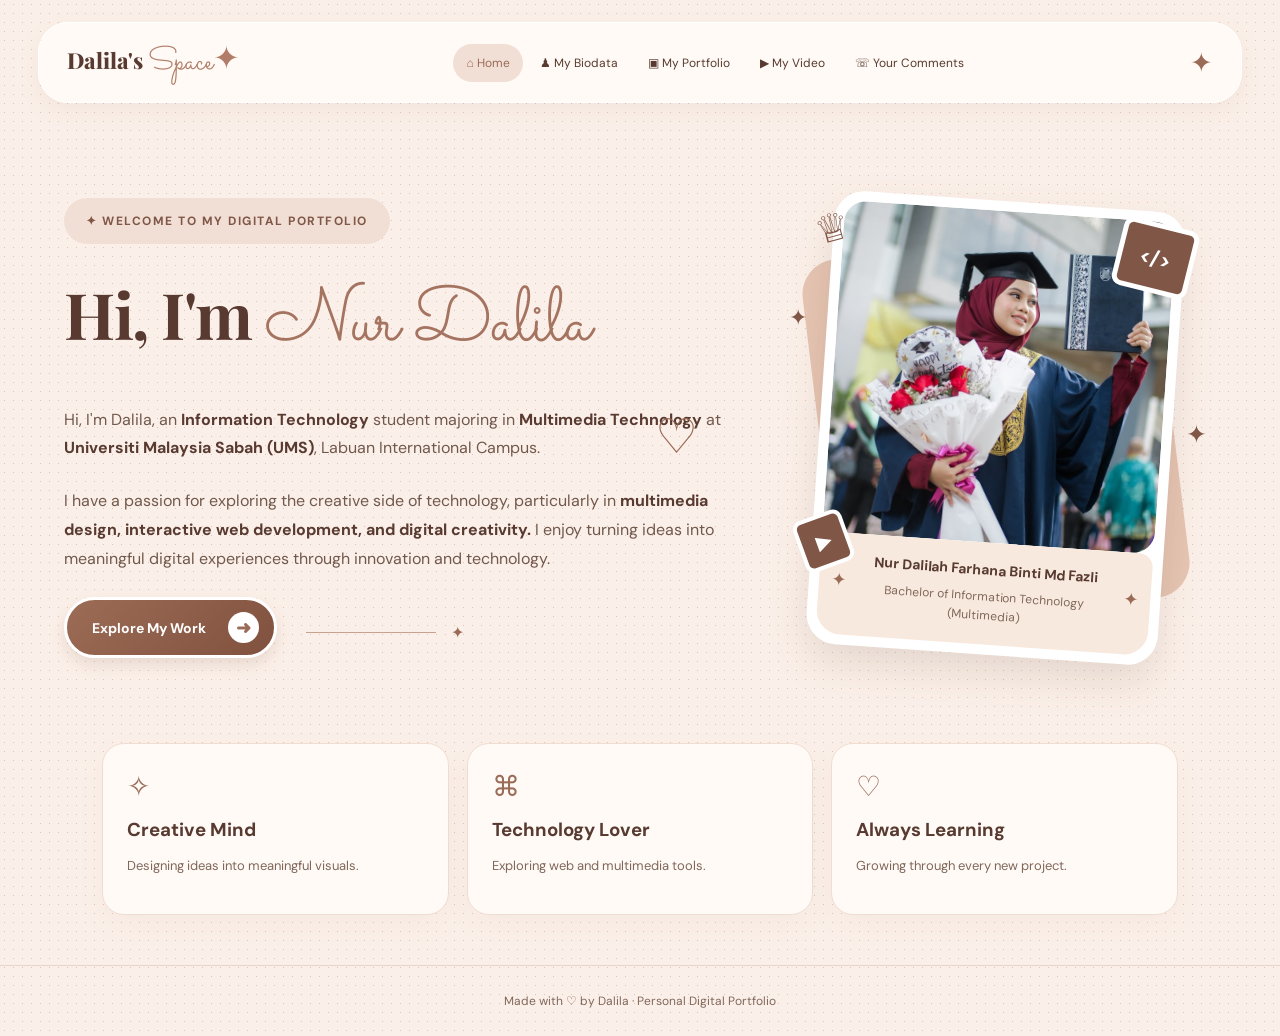
<file: index.html>
<!DOCTYPE html>
<html lang="en">
<head>
  <meta charset="UTF-8">
  <meta name="viewport" content="width=device-width, initial-scale=1.0">

  <title>Home | Dalila's Space</title>

  <link rel="stylesheet" href="style.css">
  <script src="script.js" defer></script>
</head>

<body>

  <header class="navbar">

    <a href="index.html" class="brand">
      Dalila's <span>Space✦</span>
    </a>

    <button class="menu-toggle"
            aria-label="Toggle navigation"
            aria-expanded="false">
      ☰
    </button>

    <nav class="nav-links">
      <a href="index.html" class="active">⌂ Home</a>
      <a href="biodata.html">♟ My Biodata</a>
      <a href="portfolio.html">▣ My Portfolio</a>
      <a href="video.html">▶ My Video</a>
      <a href="comments.html">☏ Your Comments</a>
    </nav>

    <span class="nav-star">✦</span>

  </header>

  <main class="hero">

    <section class="hero-text">

      <div class="eyebrow">
        ✦ WELCOME TO MY DIGITAL PORTFOLIO
      </div>

      <h1>
        Hi, I'm <em>Nur Dalila</em><br>
      </h1>

      <p>
        Hi, I'm Dalila, an
        <strong>Information Technology</strong>
        student majoring in
        <strong>Multimedia Technology</strong>
        at
        <strong>Universiti Malaysia Sabah (UMS)</strong>,
        Labuan International Campus.
      </p>

      <p>
        I have a passion for exploring the creative
        side of technology, particularly in
        <strong>multimedia design, interactive web
        development, and digital creativity.</strong>

        I enjoy turning ideas into meaningful
        digital experiences through innovation
        and technology.
      </p>

      <a href="portfolio.html" class="primary-button">
        Explore My Work
        <span>➜</span>
      </a>

      <div class="hero-line">
        <span>✦</span>
      </div>

      <span class="heart">♡</span>

    </section>

    <section class="hero-visual">

      <div class="photo-backdrop"></div>

      <span class="crown">♕</span>

      <span class="code-sticker">
        &lt;/&gt;
      </span>

      <div class="profile-card">

        <img
          src="assets/profile.jpeg"
          alt="Nur Dalilah Farhana"
          class="profile-image"
        >

        <div class="profile-caption">

          <h3>
            Nur Dalilah Farhana Binti Md Fazli
          </h3>

          <p>
            Bachelor of Information Technology
            <br>
            (Multimedia)
          </p>

          <span class="caption-star left">✦</span>
          <span class="caption-star right">✦</span>

        </div>

      </div>

      <span class="video-sticker">▶</span>
      <span class="star star-one">✦</span>
      <span class="star star-two">✦</span>

    </section>

  </main>

  <section class="features">

    <article class="feature-card">
      <span class="feature-icon">✧</span>
      <h3>Creative Mind</h3>
      <p>Designing ideas into meaningful visuals.</p>
    </article>

    <article class="feature-card">
      <span class="feature-icon">⌘</span>
      <h3>Technology Lover</h3>
      <p>Exploring web and multimedia tools.</p>
    </article>

    <article class="feature-card">
      <span class="feature-icon">♡</span>
      <h3>Always Learning</h3>
      <p>Growing through every new project.</p>
    </article>

  </section>

  <footer>
    <p>
      Made with ♡ by Dalila
      · Personal Digital Portfolio
    </p>
  </footer>

</body>
</html>
</file>
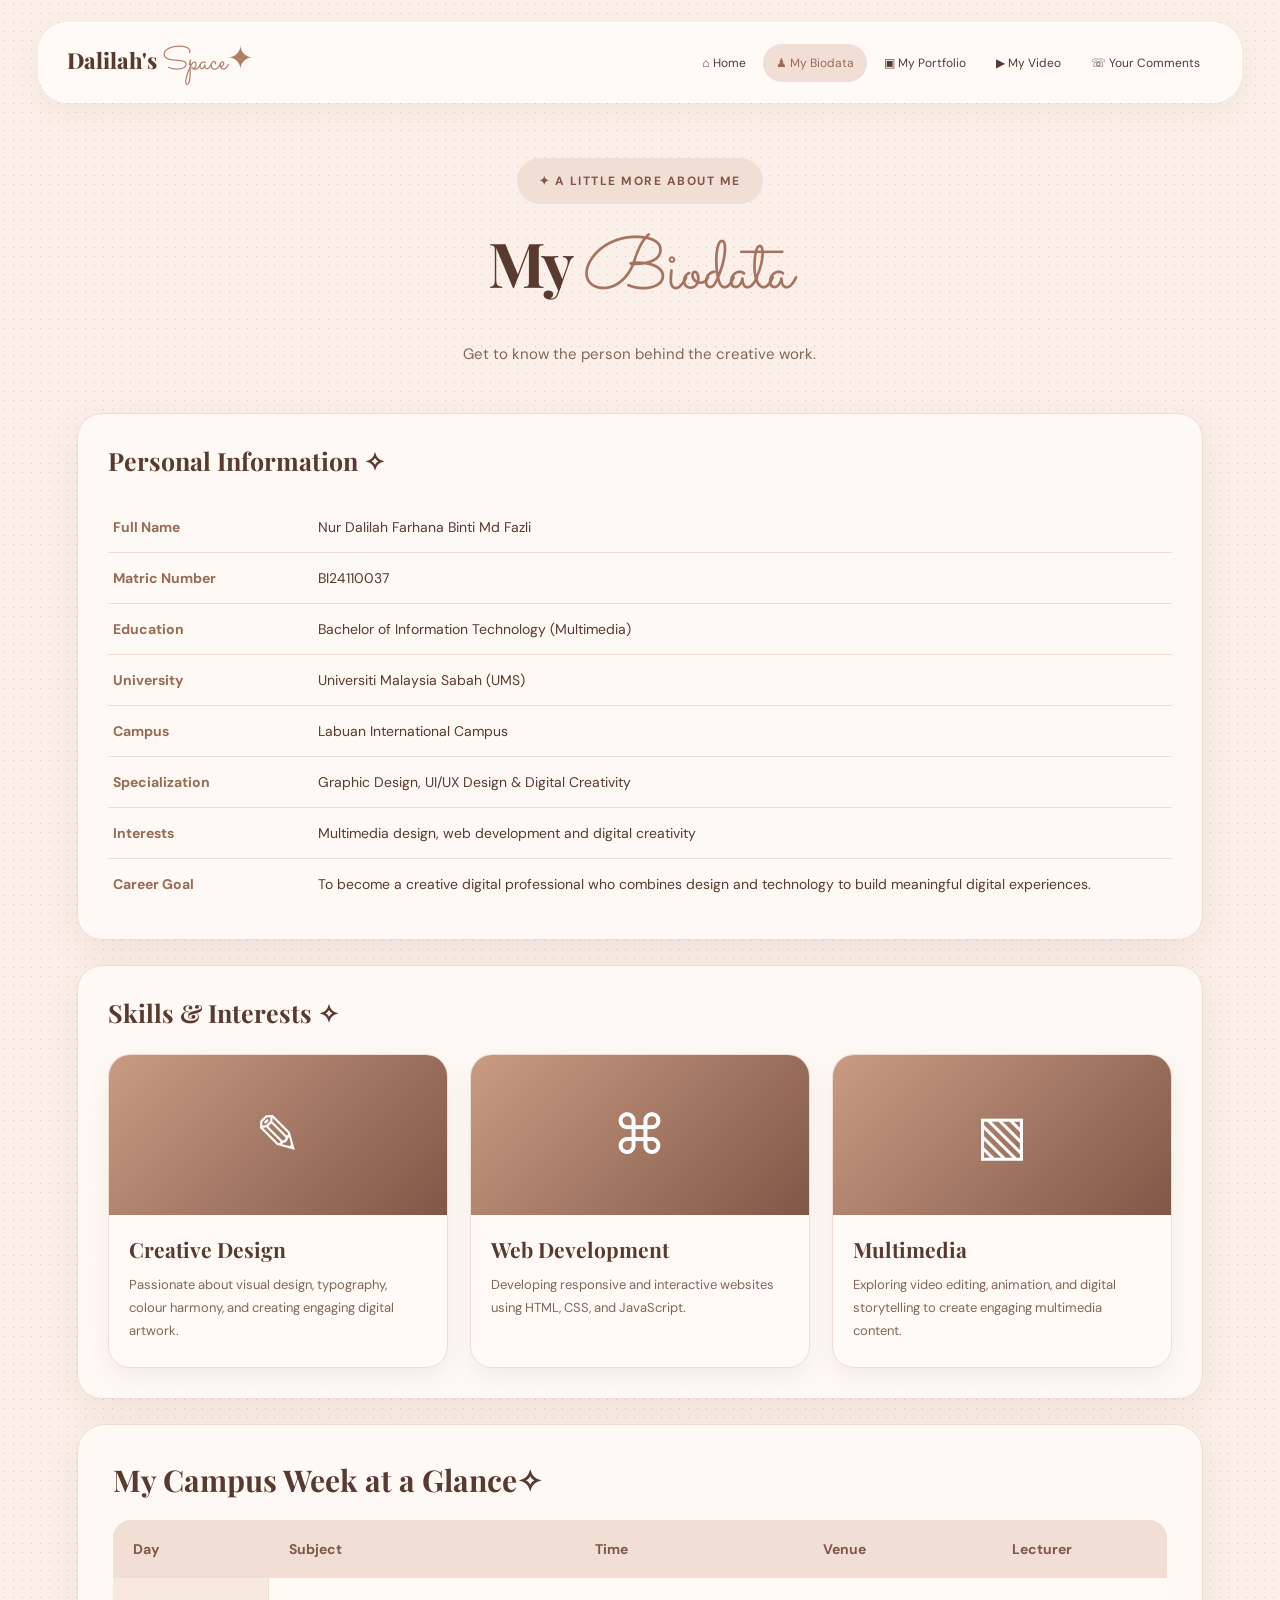
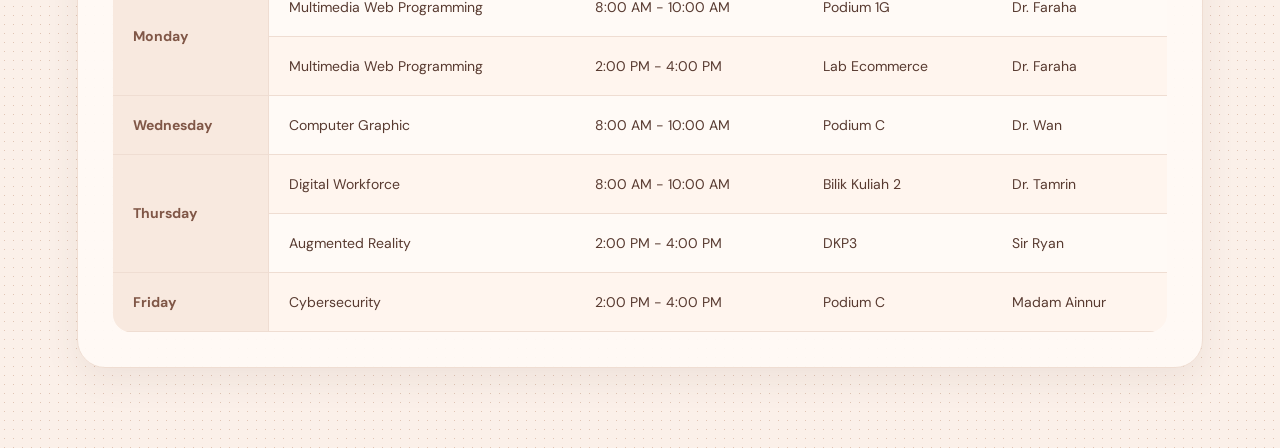
<file: biodata.html>
<!DOCTYPE html>
<html lang="en">
<head>
  <meta charset="UTF-8">
  <meta name="viewport" content="width=device-width, initial-scale=1.0">
  <title>My Biodata | Dalilah's Space</title>
  <link rel="stylesheet" href="style.css">
  <script src="script.js" defer></script>
</head>
<body>
<header class="navbar">
  <a class="brand" href="index.html">Dalilah's <span>Space✦</span></a>
  <button class="menu-toggle" aria-label="Toggle navigation">☰</button>
  <nav class="nav-links">
    <a href="index.html">⌂ Home</a>
    <a class="active" href="biodata.html">♟ My Biodata</a>
    <a href="portfolio.html">▣ My Portfolio</a>
    <a href="video.html">▶ My Video</a>
    <a href="comments.html">☏ Your Comments</a>
  </nav>
</header>

<main class="page">
  <div class="page-title">
    <div class="eyebrow">✦ A LITTLE MORE ABOUT ME</div>
    <h1>My <em>Biodata</em></h1>
    <p>Get to know the person behind the creative work.</p>
  </div>

  <section class="panel">
    <h2>Personal Information ✧</h2>
    <div class="info-row"><strong>Full Name</strong><span>Nur Dalilah Farhana Binti Md Fazli</span></div>
    <div class="info-row"><strong>Matric Number</strong><span>BI24110037</span></div>
    <div class="info-row"><strong>Education</strong><span>Bachelor of Information Technology (Multimedia)</span></div>
    <div class="info-row"><strong>University</strong><span>Universiti Malaysia Sabah (UMS)</span></div>
    <div class="info-row"><strong>Campus</strong><span>Labuan International Campus</span></div>
    <div class="info-row"><strong>Specialization</strong><span>Graphic Design, UI/UX Design & Digital Creativity</span></div>
    <div class="info-row"><strong>Interests</strong><span>Multimedia design, web development and digital creativity</span></div>
    <div class="info-row"><strong>Career Goal</strong><span>To become a creative digital professional who combines design and technology to build meaningful digital experiences.</span></div>
  </section>

  <section class="panel">
    <h2>Skills & Interests ✧</h2>
    <div class="project-grid">
      <article class="project-card"><div class="project-art">✎</div><h2>Creative Design</h2><p>Passionate about visual design, typography, colour harmony, and creating engaging digital artwork.</p></article>
      <article class="project-card"><div class="project-art">⌘</div><h2>Web Development</h2><p>Developing responsive and interactive websites using HTML, CSS, and JavaScript.</p></article>
      <article class="project-card"><div class="project-art">▧</div><h2>Multimedia</h2><p>Exploring video editing, animation, and digital storytelling to create engaging multimedia content.</p></article>
    </div>
  </section>

<section class="panel timetable-panel">

  <h2>My Campus Week at a Glance✧</h2>

  <div class="table-scroll">

    <table class="study-timetable">

      <thead>
        <tr>
          <th>Day</th>
          <th>Subject</th>
          <th>Time</th>
          <th>Venue</th>
          <th>Lecturer</th>
        </tr>
      </thead>

      <tbody>

        <tr>
          <td rowspan="2" class="day-cell">Monday</td>
          <td>Multimedia Web Programming</td>
          <td>8:00 AM - 10:00 AM</td>
          <td>Podium 1G</td>
          <td>Dr. Faraha</td>
        </tr>

        <tr>
          <td>Multimedia Web Programming</td>
          <td>2:00 PM - 4:00 PM</td>
          <td>Lab Ecommerce</td>
          <td>Dr. Faraha</td>
        </tr>

        <tr>
          <td class="day-cell">Wednesday</td>
          <td>Computer Graphic</td>
          <td>8:00 AM - 10:00 AM</td>
          <td>Podium C</td>
          <td>Dr. Wan</td>
        </tr>

        <tr>
          <td rowspan="2" class="day-cell">Thursday</td>
          <td>Digital Workforce</td>
          <td>8:00 AM - 10:00 AM</td>
          <td>Bilik Kuliah 2</td>
          <td>Dr. Tamrin</td>
        </tr>

        <tr>
          <td>Augmented Reality</td>
          <td>2:00 PM - 4:00 PM</td>
          <td>DKP3</td>
          <td>Sir Ryan</td>
        </tr>

        <tr>
          <td class="day-cell">Friday</td>
          <td>Cybersecurity</td>
          <td>2:00 PM - 4:00 PM</td>
          <td>Podium C</td>
          <td>Madam Ainnur</td>
        </tr>

      </tbody>

    </table>

  </div>

</section>
</file>
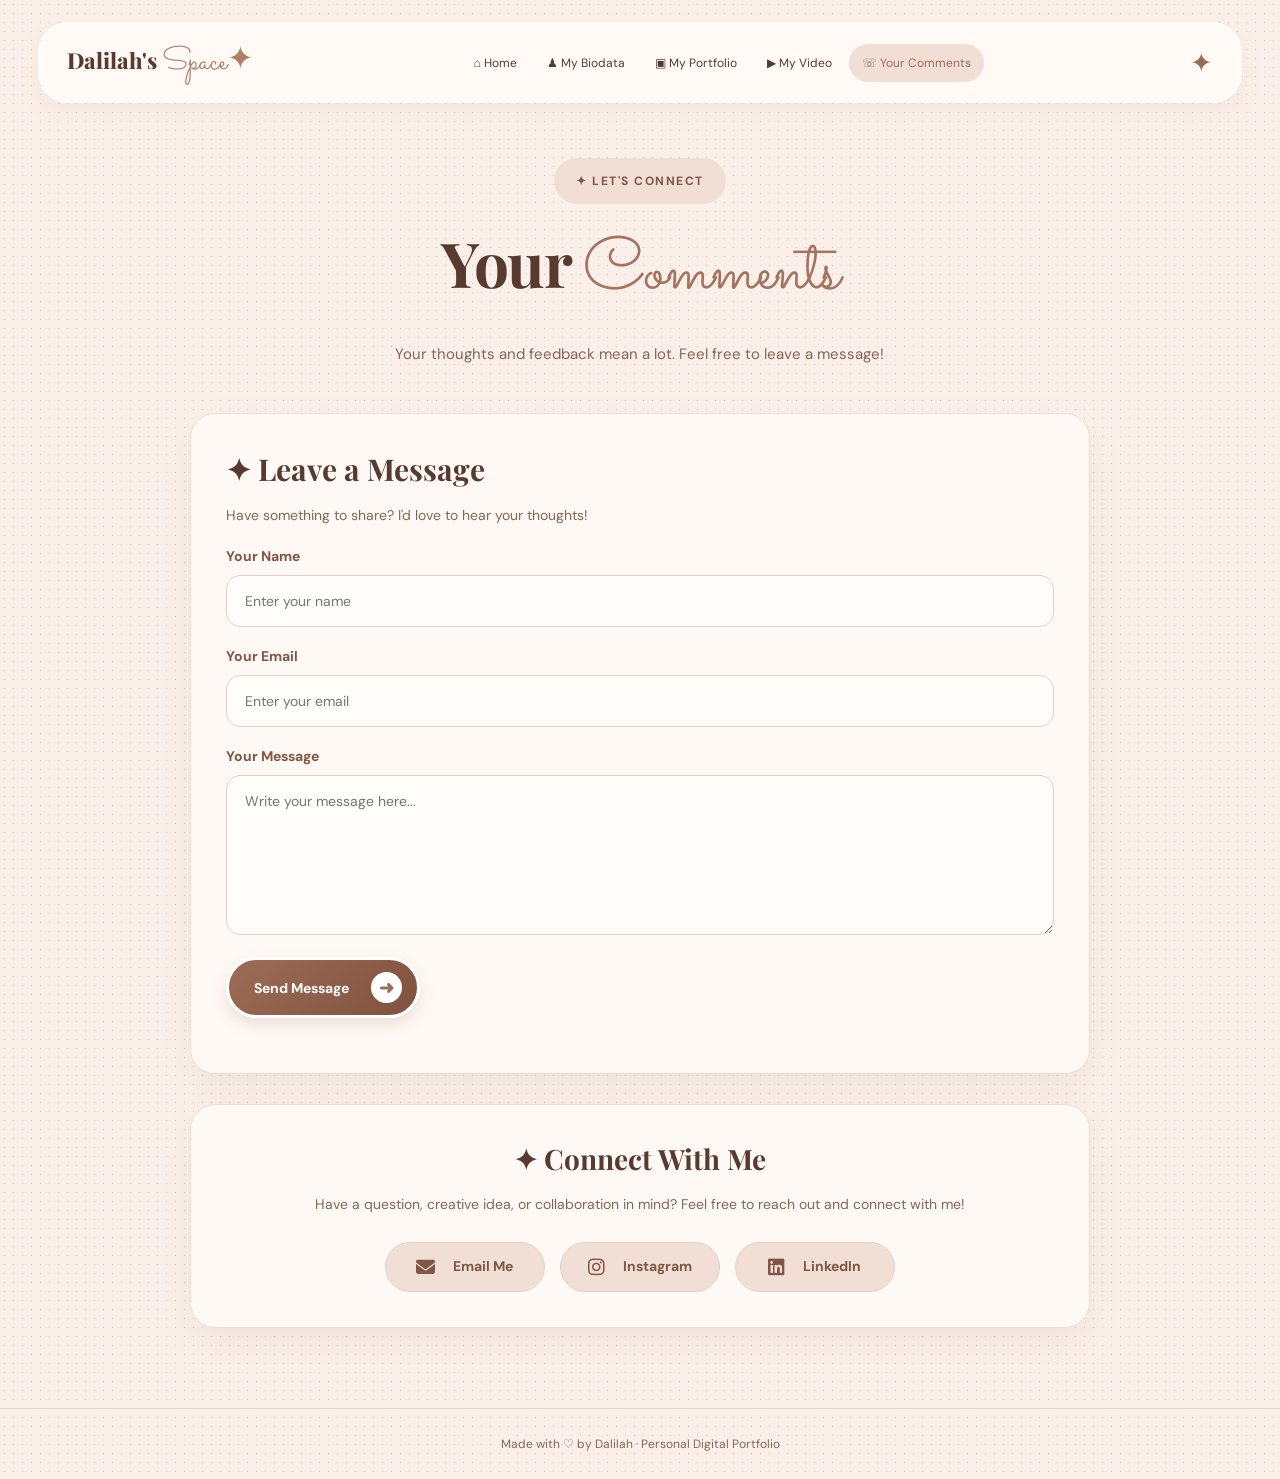
<file: comments.html>
<!DOCTYPE html>
<html lang="en">

<head>
  <meta charset="UTF-8">
  <meta name="viewport"
        content="width=device-width, initial-scale=1.0">

  <title>Your Comments | Dalilah's Space</title>

  <link rel="stylesheet" href="style.css">

  <link rel="stylesheet"
        href="https://cdnjs.cloudflare.com/ajax/libs/font-awesome/6.5.2/css/all.min.css">

  <script src="script.js" defer></script>
</head>

<body>

  <header class="navbar">

    <a href="index.html" class="brand">
      Dalilah's <span>Space✦</span>
    </a>

    <button
      class="menu-toggle"
      type="button"
      aria-label="Toggle navigation"
      aria-expanded="false">
      ☰
    </button>

    <nav class="nav-links">

      <a href="index.html">⌂ Home</a>

      <a href="biodata.html">♟ My Biodata</a>

      <a href="portfolio.html">▣ My Portfolio</a>

      <a href="video.html">▶ My Video</a>

      <a href="comments.html" class="active">
        ☏ Your Comments
      </a>

    </nav>

    <span class="nav-star">✦</span>

  </header>

  <main class="page">

    <!-- PAGE TITLE -->
    <div class="page-title">

      <span class="eyebrow">
        ✦ LET'S CONNECT
      </span>

      <h1>Your <em>Comments</em></h1>

      <p>
        Your thoughts and feedback mean a lot.
        Feel free to leave a message!
      </p>

    </div>

    <section class="panel comments-panel">

      <h2>✦ Leave a Message</h2>

      <p>
        Have something to share?
        I'd love to hear your thoughts!
      </p>

      <form
        id="commentForm"
        action="https://formspree.io/f/xljbdnnk"
        method="POST"
      >

        <label class="form-label" for="visitorName">
          Your Name
        </label>

        <input
          type="text"
          id="visitorName"
          name="name"
          placeholder="Enter your name"
          required
        >

        <label class="form-label" for="visitorEmail">
          Your Email
        </label>

        <input
          type="email"
          id="visitorEmail"
          name="email"
          placeholder="Enter your email"
          required
        >

        <label class="form-label" for="visitorMessage">
          Your Message
        </label>

        <textarea
          id="visitorMessage"
          name="message"
          rows="5"
          placeholder="Write your message here..."
          required
        ></textarea>

        <button
          type="submit"
          class="primary-button"
        >
          Send Message
          <span>➜</span>
        </button>

        <p
          id="formStatus"
          role="status"
          aria-live="polite">
        </p>

      </form>

    </section>

    <section class="panel contact-section">

      <h2>✦ Connect With Me</h2>

      <p>
        Have a question, creative idea, or collaboration
        in mind? Feel free to reach out and connect with me!
      </p>

      <div class="contact-links">

        <a
          href="mailto:nur_dalilah_bi24@iluv.ums.edu.my"
          class="contact-item"
        >
          <i class="fa-solid fa-envelope"></i>
          <span>Email Me</span>
        </a>

        <a
          href="https://www.instagram.com/dalilahfrhna._/"
          target="_blank"
          rel="noopener noreferrer"
          class="contact-item"
        >
          <i class="fa-brands fa-instagram"></i>
          <span>Instagram</span>
        </a>

        <a
          href="https://www.linkedin.com/in/USERNAME/"
          target="_blank"
          rel="noopener noreferrer"
          class="contact-item"
        >
          <i class="fa-brands fa-linkedin"></i>
          <span>LinkedIn</span>
        </a>

      </div>

    </section>

  </main>

  <footer>

    <p>
      Made with ♡ by Dalilah
      · Personal Digital Portfolio
    </p>

  </footer>

</body>
</html>
</file>
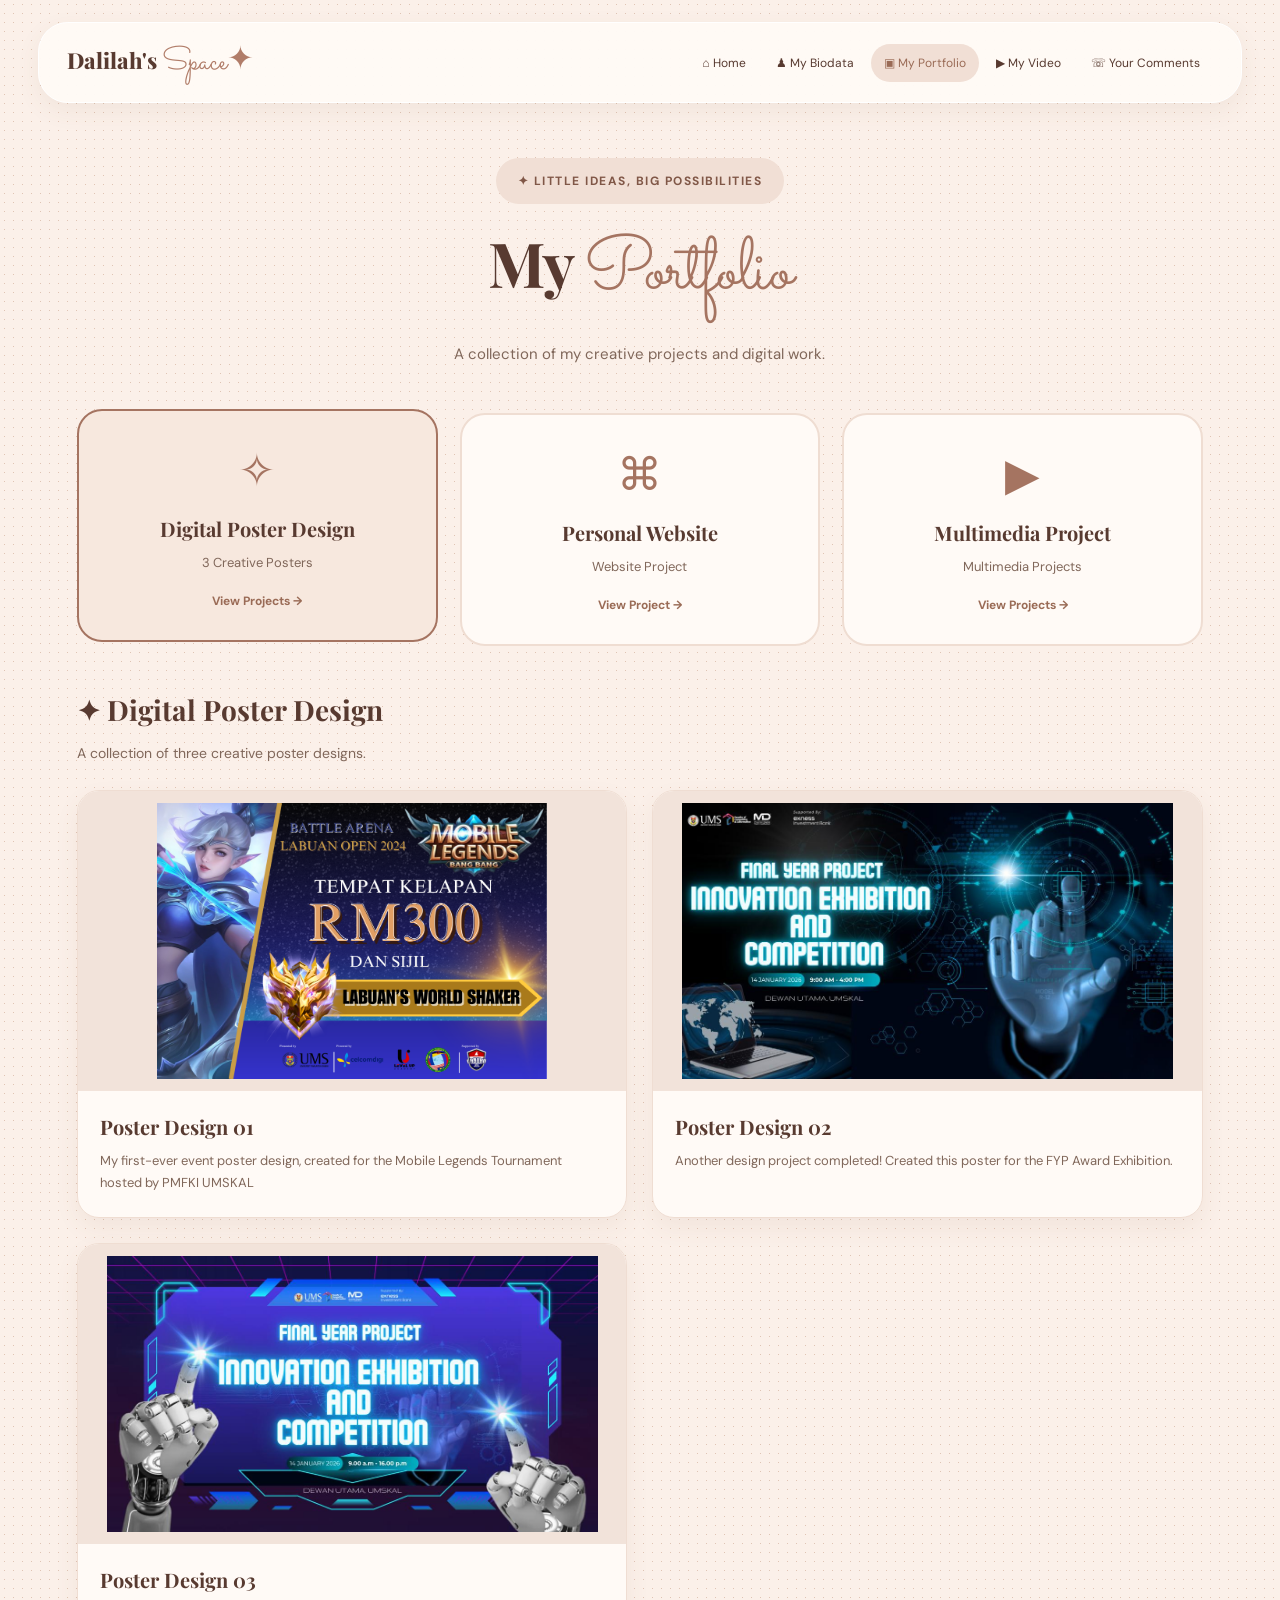
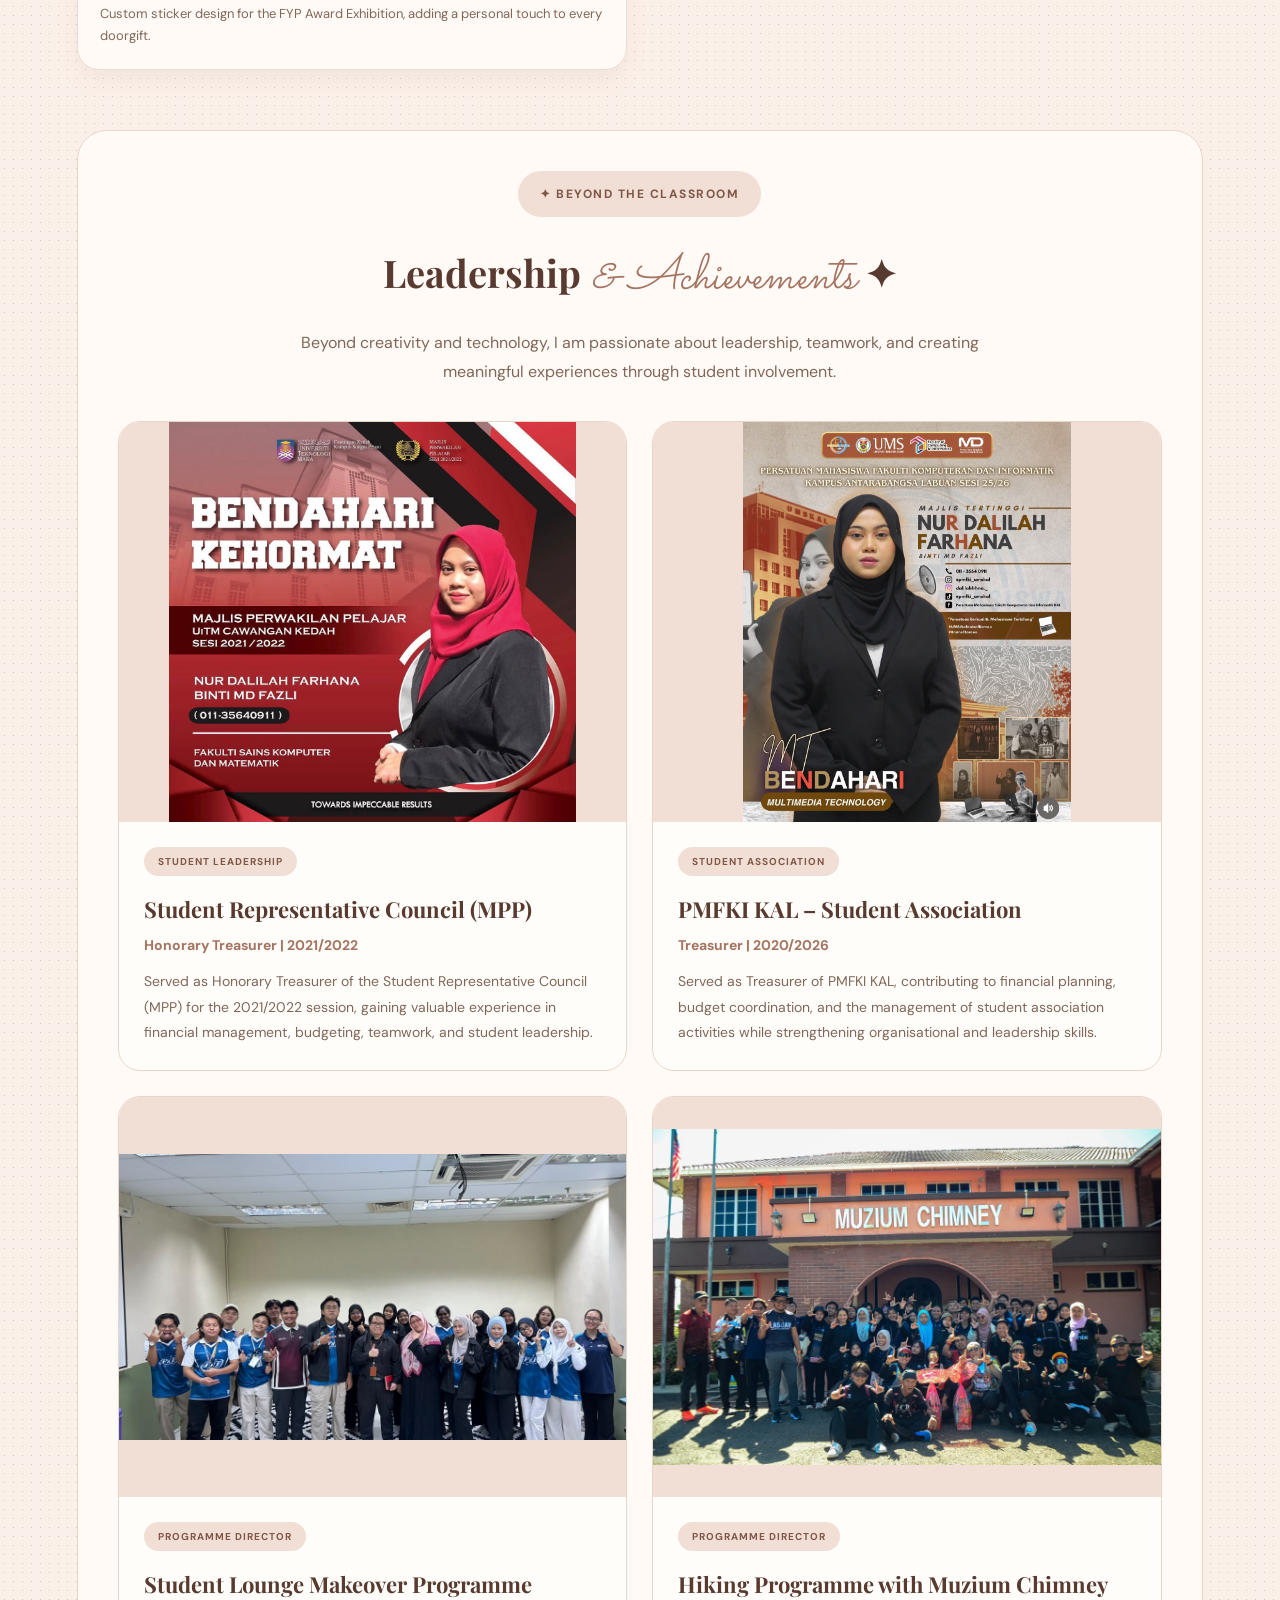
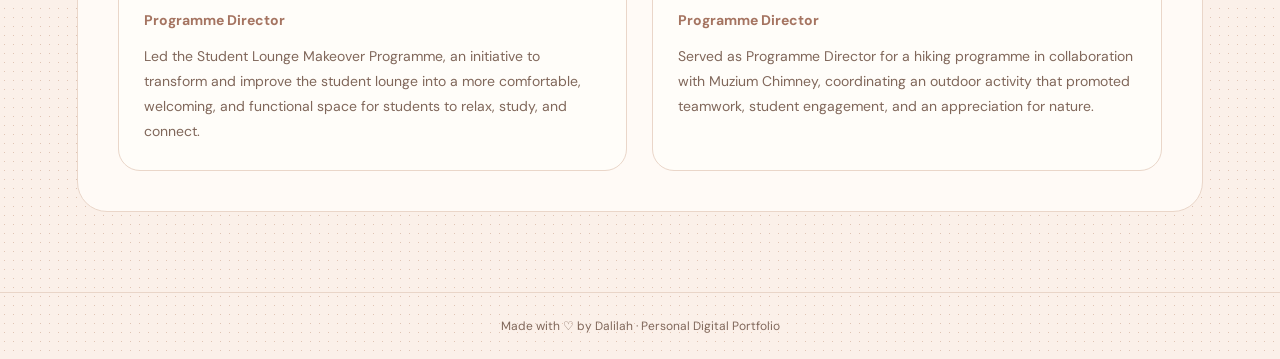
<file: portfolio.html>
<!DOCTYPE html>
<html lang="en">
<head>
  <meta charset="UTF-8">
  <meta name="viewport" content="width=device-width, initial-scale=1.0">
  <title>My Portfolio | Dalilah's Space</title>

  <link rel="stylesheet" href="style.css">
  <script src="script.js" defer></script>
</head>

<body>

<header class="navbar">
  <a class="brand" href="index.html">
    Dalilah's <span>Space✦</span>
  </a>

  <button class="menu-toggle"
          aria-label="Toggle navigation"
          aria-expanded="false">☰</button>

  <nav class="nav-links">
    <a href="index.html">⌂ Home</a>
    <a href="biodata.html">♟ My Biodata</a>
    <a class="active" href="portfolio.html">▣ My Portfolio</a>
    <a href="video.html">▶ My Video</a>
    <a href="comments.html">☏ Your Comments</a>
  </nav>
</header>

<main class="page">

  <div class="page-title">
    <div class="eyebrow">
      ✦ LITTLE IDEAS, BIG POSSIBILITIES
    </div>

    <h1>My <em>Portfolio</em></h1>
    <p>A collection of my creative projects and digital work.</p>
  </div>

  <section class="portfolio-categories">

    <button class="category-card active"
            data-category="poster"
            type="button">
      <span class="category-icon">✧</span>
      <h2>Digital Poster Design</h2>
      <p>3 Creative Posters</p>
      <span class="category-action">View Projects →</span>
    </button>

    <button class="category-card"
            data-category="website"
            type="button">
      <span class="category-icon">⌘</span>
      <h2>Personal Website</h2>
      <p>Website Project</p>
      <span class="category-action">View Project →</span>
    </button>

    <button class="category-card"
            data-category="multimedia"
            type="button">
      <span class="category-icon">▶</span>
      <h2>Multimedia Project</h2>
      <p>Multimedia Projects</p>
      <span class="category-action">View Projects →</span>
    </button>

  </section>

  <section class="portfolio-section active"
           id="poster">

    <h2 class="section-heading">
      ✦ Digital Poster Design
    </h2>

    <p class="section-description">
      A collection of three creative poster designs.
    </p>

    <div class="portfolio-gallery">

      <article class="gallery-card">
        <img src="assets/portfolio/Poster 1.png"
             alt="Poster Design 1">
        <div class="gallery-info">
          <h3>Poster Design 01</h3>
          <p>My first-ever event poster design, created for the Mobile Legends Tournament hosted by PMFKI UMSKAL</p>
        </div>
      </article>

      <article class="gallery-card">
        <img src="assets/portfolio/Poster 2.jpeg"
             alt="Poster Design 2">
        <div class="gallery-info">
          <h3>Poster Design 02</h3>
          <p>Another design project completed! Created this poster for the FYP Award Exhibition.</p>
        </div>
      </article>

      <article class="gallery-card">
        <img src="assets/portfolio/Poster 3.jpeg"
             alt="Poster Design 3">
        <div class="gallery-info">
          <h3>Poster Design 03</h3>
          <p>Custom sticker design for the FYP Award Exhibition, adding a personal touch to every doorgift.</p>
        </div>
      </article>

    </div>
  </section>

  <section class="portfolio-section"
           id="website">

    <h2 class="section-heading">
      ✦ Personal Website
    </h2>

    <p class="section-description">
      A website project created using web technologies.
    </p>

    <div class="portfolio-gallery">

      <article class="gallery-card">
        <img src="assets/portfolio/Website 1.png"
             alt="Personal Website Project">

        <div class="gallery-info">
          <h3>My Personal Website</h3>
          <p>
            A website project developed using
            HTML, CSS and JavaScript.
          </p>
        </div>
      </article>

    </div>
  </section>

  <section class="portfolio-section"
           id="multimedia">

    <h2 class="section-heading">
      ✦ Multimedia Projects
    </h2>

    <p class="section-description">
      Exploring digital creativity and multimedia.
    </p>

    <div class="portfolio-gallery">

      <article class="gallery-card">
        <img src="assets/portfolio/Multimedia.jpeg"
             alt="Multimedia Project 1">

        <div class="gallery-info">
          <h3>Multimedia Project 01</h3>
          <p>My first multimedia project.</p>
        </div>
      </article>

    </div>
  </section>

<section class="leadership-section">

  <!-- SECTION TITLE -->
  <div class="leadership-heading">

    <span class="eyebrow">
      ✦ BEYOND THE CLASSROOM
    </span>

    <h2>
      Leadership <em>& Achievements</em> ✦
    </h2>

    <p>
      Beyond creativity and technology, I am passionate
      about leadership, teamwork, and creating meaningful
      experiences through student involvement.
    </p>

  </div>


  <div class="leadership-grid">


    <div class="leadership-card">

      <img
        src="assets/portfolio/portfolio1.jpg"
        alt="Student Representative Council"
        class="leadership-image"
      >

      <div class="leadership-content">

        <span class="leadership-tag">
          STUDENT LEADERSHIP
        </span>

        <h3>
          Student Representative Council (MPP)
        </h3>

        <h4>
          Honorary Treasurer | 2021/2022
        </h4>

        <p>
          Served as Honorary Treasurer of the
          Student Representative Council (MPP)
          for the 2021/2022 session, gaining
          valuable experience in financial
          management, budgeting, teamwork,
          and student leadership.
        </p>

      </div>

    </div>

    <div class="leadership-card">

      <img
        src="assets/portfolio/portfolio2.jpg"
        alt="PMFKI KAL Student Association"
        class="leadership-image"
      >

      <div class="leadership-content">

        <span class="leadership-tag">
          STUDENT ASSOCIATION
        </span>

        <h3>
          PMFKI KAL – Student Association
        </h3>

        <h4>
          Treasurer | 2020/2026
        </h4>

        <p>
          Served as Treasurer of PMFKI KAL,
          contributing to financial planning,
          budget coordination, and the management
          of student association activities
          while strengthening organisational
          and leadership skills.
        </p>

      </div>

    </div>

    <div class="leadership-card">

      <img
        src="assets/portfolio/portfolio4.jpg"
        alt="Student Lounge Makeover Programme"
        class="leadership-image"
      >

      <div class="leadership-content">

        <span class="leadership-tag">
          PROGRAMME DIRECTOR
        </span>

        <h3>
          Student Lounge Makeover Programme
        </h3>

        <h4>
          Programme Director
        </h4>

        <p>
          Led the Student Lounge Makeover
          Programme, an initiative to transform
          and improve the student lounge into
          a more comfortable, welcoming, and
          functional space for students to
          relax, study, and connect.
        </p>

      </div>

    </div>

    <div class="leadership-card">

      <img
        src="assets/portfolio/portfolio3.jpg"
        alt="Hiking Programme with Muzium Chimney"
        class="leadership-image"
      >

      <div class="leadership-content">

        <span class="leadership-tag">
          PROGRAMME DIRECTOR
        </span>

        <h3>
          Hiking Programme with Muzium Chimney
        </h3>

        <h4>
          Programme Director
        </h4>

        <p>
          Served as Programme Director for a
          hiking programme in collaboration
          with Muzium Chimney, coordinating
          an outdoor activity that promoted
          teamwork, student engagement,
          and an appreciation for nature.
        </p>

      </div>

    </div>


  </div>

</section>

</main>

<footer>
  Made with ♡ by Dalilah · Personal Digital Portfolio
</footer>

</body>
</html>
</file>
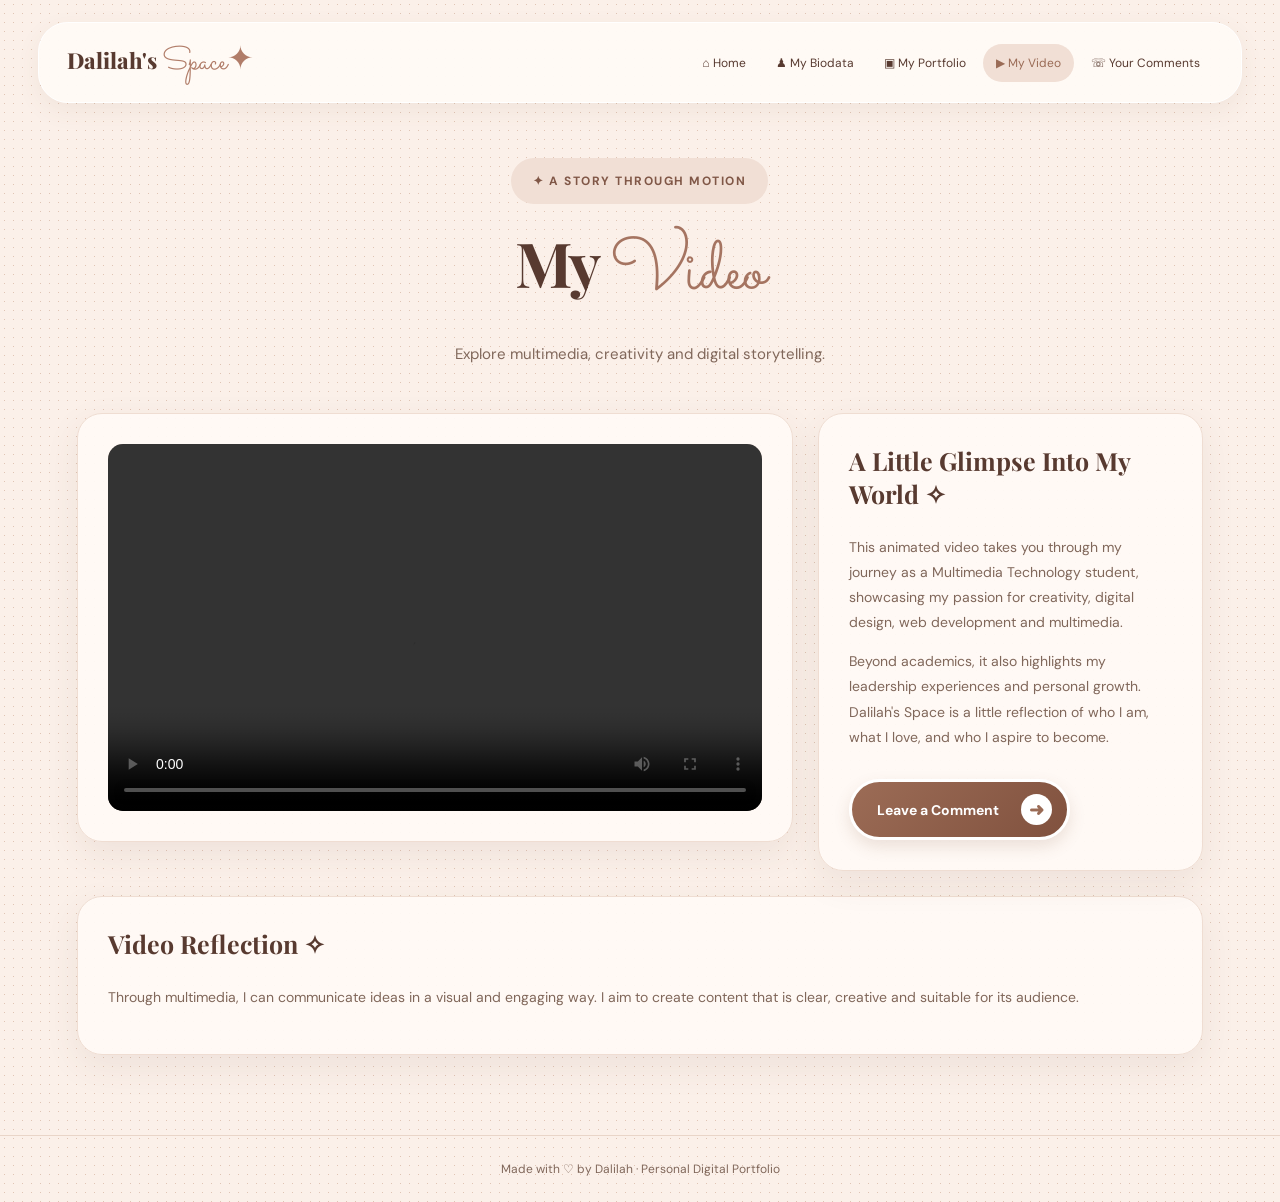
<file: video.html>
<!DOCTYPE html>
<html lang="en">
<head>
  <meta charset="UTF-8">
  <meta name="viewport" content="width=device-width, initial-scale=1.0">
  <title>My Video | Dalilah's Space</title>
  <link rel="stylesheet" href="style.css">
  <script src="script.js" defer></script>
</head>
<body>
<header class="navbar">
  <a class="brand" href="index.html">Dalilah's <span>Space✦</span></a>
  <button class="menu-toggle" aria-label="Toggle navigation">☰</button>
  <nav class="nav-links">
    <a href="index.html">⌂ Home</a>
    <a href="biodata.html">♟ My Biodata</a>
    <a href="portfolio.html">▣ My Portfolio</a>
    <a class="active" href="video.html">▶ My Video</a>
    <a href="comments.html">☏ Your Comments</a>
  </nav>
</header>

<main class="page">
  <div class="page-title">
    <div class="eyebrow">✦ A STORY THROUGH MOTION</div>
    <h1>My <em>Video</em></h1>
    <p>Explore multimedia, creativity and digital storytelling.</p>
  </div>

  <section class="video-layout">
    <div class="panel">
      <video controls preload="metadata">
        <source src="assets/videoDalila.mp4" type="video/mp4">
        Your browser does not support HTML5 video.
      </video>
    </div>

    <div class="panel">
      <h2>A Little Glimpse Into My World ✧</h2>
      <p>This animated video takes you through my journey
    as a Multimedia Technology student, showcasing
    my passion for creativity, digital design,
    web development and multimedia.
</p>
      <p>    Beyond academics, it also highlights my leadership
    experiences and personal growth. Dalilah's Space
    is a little reflection of who I am, what I love,
    and who I aspire to become.</p>
      <a class="primary-button" href="comments.html">Leave a Comment <span>➜</span></a>
    </div>
  </section>

  <section class="panel">
    <h2>Video Reflection ✧</h2>
    <p>Through multimedia, I can communicate ideas in a visual and engaging way. I aim to create content that is clear, creative and suitable for its audience.</p>
  </section>
</main>

<footer>Made with ♡ by Dalilah · Personal Digital Portfolio</footer>
</body>
</html>
</file>
<file: style.css>
@import url('https://fonts.googleapis.com/css2?family=DM+Sans:wght@400;500;600;700&family=Playfair+Display:wght@600;700;800&family=Sacramento&display=swap');

:root {
  --cream:#fbf0e9;
  --white:#fffaf6;
  --pink:#f1dfd5;
  --brown:#583a30;
  --accent:#9a6b56;
  --muted:#80675a;
  --line:#efddd2;
}

* {
  box-sizing:border-box;
}

html {
  scroll-behavior:smooth;
}

body {
  margin:0;
  min-height:100vh;
  overflow-x:hidden;
  color:var(--brown);
  font-family:'DM Sans',sans-serif;
  background:radial-gradient(#dfc4b4 .7px,transparent .7px) 0 0/9px 9px,var(--cream);
}

a {
  color:inherit;
  text-decoration:none;
}

button,input,select,textarea {
  font:inherit;
}

button {
  cursor:pointer;
}

img,video {
  max-width:100%;
}

p {
  line-height:1.7;
}

.navbar {
  width:min(94%,1450px);
  margin:22px auto;
  padding:16px 28px;
  min-height:80px;
  display:flex;
  align-items:center;
  justify-content:space-between;
  gap:18px;
  background:rgba(255,250,246,.97);
  border:1px solid white;
  border-radius:30px;
  box-shadow:0 8px 25px #78513a12;
}

.brand {
  font:800 22px 'Playfair Display',serif;
  white-space:nowrap;
}

.brand span {
  font:32px 'Sacramento',cursive;
  color:#b17d69;
}

.nav-links {
  display:flex;
  align-items:center;
  justify-content:flex-end;
  flex-wrap:wrap;
  gap:4px;
}

.nav-links a {
  white-space:nowrap;
  padding:11px 13px;
  border-radius:25px;
  font-size:12px;
}

.nav-links a:hover,.nav-links a.active {
  background:var(--pink);
  color:var(--accent);
}

.nav-star {
  color:var(--accent);
  font-size:27px;
}

.menu-toggle {
  display:none;
  border:0;
  border-radius:10px;
  padding:10px 13px;
  background:var(--pink);
  color:var(--brown);
  font-size:20px;
}

.hero {
  width:min(90%,1400px);
  min-height:560px;
  margin:45px auto 35px;
  display:grid;
  grid-template-columns:minmax(0,1.2fr) minmax(0,.8fr);
  align-items:center;
  gap:clamp(25px,4vw,65px);
}

.hero-text,.hero-visual {
  min-width:0;
}

.hero-text {
  position:relative;
}

.eyebrow {
  display:inline-block;
  padding:15px 22px;
  border-radius:30px;
  background:var(--pink);
  color:#805747;
  font-size:12px;
  font-weight:700;
  letter-spacing:1.5px;
}

.hero h1,.page-title h1 {
  margin:25px 0;
  font:700 clamp(42px,5vw,75px)/1.12 'Playfair Display',serif;
  letter-spacing:-1.5px;
}

.hero h1 em,.page-title h1 em {
  color:#a57461;
  font:normal 1.2em 'Sacramento',cursive;
}

.sparkle {
  display:inline-block;
  margin-left:8px;
  vertical-align:middle;
  transform:rotate(-15deg);
  color:#a57461;
  font-size:35px;
}

.hero-text p {
  max-width:680px;
  margin-bottom:24px;
  color:#71584c;
  font-size:16px;
  line-height:1.8;
}

.hero-text strong {
  color:var(--brown);
}

.primary-button {
  display:inline-flex;
  align-items:center;
  justify-content:center;
  gap:22px;
  padding:12px 15px 12px 25px;
  border:3px solid white;
  border-radius:35px;
  background:linear-gradient(135deg,#9c6c56,#80513e);
  color:white;
  font-size:14px;
  font-weight:700;
  box-shadow:0 7px 16px #79513a25;
}

.primary-button:hover {
  transform:translateY(-3px);
}

.primary-button span {
  display:inline-flex;
  justify-content:center;
  align-items:center;
  width:31px;
  height:31px;
  border-radius:50%;
  background:white;
  color:var(--accent);
  font-size:18px;
}

.hero-line {
  display:inline-flex;
  align-items:center;
  margin-left:25px;
  color:var(--accent);
}

.hero-line::before {
  content:'';
  width:130px;
  height:1px;
  margin-right:15px;
  background:#c9a28f;
}

.heart {
  position:absolute;
  right:4%;
  top:45%;
  color:var(--accent);
  font-size:48px;
}

.hero-visual {
  position:relative;
  isolation:isolate;
  width:100%;
  min-height:500px;
  display:flex;
  align-items:center;
  justify-content:center;
}

.photo-backdrop {
  position:absolute;
  z-index:0;
  width:80%;
  height:75%;
  border-radius:35px;
  background:#e7c5b3;
  transform:rotate(-7deg);
}

.profile-card {
  position:relative;
  z-index:2;
  width:min(380px,80%);
  padding:10px;
  border-radius:30px;
  background:white;
  transform:rotate(4deg);
  box-shadow:0 18px 40px #63432f25;
}

.profile-card img {
  display:block;
  width:100%;
  height:auto;
  aspect-ratio:1/1;
  object-fit:cover;
  object-position:center;
  border-radius:22px;
  background:#ead8cd;
}

.profile-caption {
  position:relative;
  padding:18px 15px;
  text-align:center;
  border-radius:14px 14px 24px 24px;
  background:#f8e9df;
}

.profile-caption h3 {
  margin:0 0 9px;
  font-size:14px;
}

.profile-caption p {
  margin:0;
  color:var(--muted);
  font-size:12px;
  line-height:1.6;
}

.caption-star {
  position:absolute;
  top:35px;
  color:var(--accent);
  font-size:18px;
}

.caption-star.left {
  left:12px;
}

.caption-star.right {
  right:12px;
}

.crown,.code-sticker,.video-sticker,.star {
  position:absolute;
  z-index:3;
  color:#805747;
}

.crown {
  top:5%;
  left:9%;
  font-size:clamp(25px,3vw,45px);
  transform:rotate(-15deg);
}

.code-sticker {
  top:9%;
  right:5%;
  padding:clamp(8px,1.5vw,17px);
  border:5px solid white;
  border-radius:10px;
  background:#805747;
  color:white;
  font-size:clamp(14px,2vw,20px);
  font-weight:700;
  transform:rotate(14deg);
}

.video-sticker {
  left:5%;
  bottom:22%;
  padding:10px 14px;
  border:4px solid white;
  border-radius:9px;
  background:#805747;
  color:white;
  font-size:20px;
  transform:rotate(-20deg);
}

.star-one {
  top:48%;
  right:2%;
  font-size:25px;
}

.star-two {
  top:25%;
  left:3%;
  font-size:22px;
}

.features {
  width:84%;
  max-width:1400px;
  margin:25px auto 50px;
  display:grid;
  grid-template-columns:repeat(3,minmax(0,1fr));
  gap:18px;
}

.feature-card {
  padding:24px;
  border:1px solid var(--line);
  border-radius:22px;
  background:var(--white);
  box-shadow:0 10px 30px #79513a0c;
}

.feature-icon {
  color:var(--accent);
  font-size:28px;
}

.feature-card h3 {
  margin:12px 0 7px;
}

.feature-card p {
  color:var(--muted);
  font-size:13px;
}

.page {
  width:88%;
  max-width:1150px;
  min-height:65vh;
  margin:55px auto 80px;
}

.page-title {
  margin:0 auto 45px;
  text-align:center;
}

.page-title h1 {
  margin:15px 0;
  font-size:clamp(42px,5vw,62px);
}

.page-title p {
  margin:10px auto 0;
  color:var(--muted);
  font-size:15px;
}

.panel {
  width:100%;
  margin-bottom:25px;
  padding:30px;
  border:1px solid var(--line);
  border-radius:25px;
  background:rgba(255,250,246,.95);
  box-shadow:0 12px 35px #5e3d2e14;
}

.panel h2 {
  margin:0 0 25px;
  font:700 25px 'Playfair Display',serif;
}

.panel p {
  color:var(--muted);
  font-size:14px;
  line-height:1.8;
}

.info-row {
  display:grid;
  grid-template-columns:180px minmax(0,1fr);
  gap:25px;
  padding:16px 5px;
  border-bottom:1px solid var(--line);
  font-size:14px;
}

.info-row:last-child {
  border-bottom:0;
}

.info-row strong {
  color:#986b55;
}

.info-row span {
  overflow-wrap:anywhere;
}

.project-grid {
  display:grid;
  grid-template-columns:repeat(3,minmax(0,1fr));
  gap:22px;
  margin-top:20px;
}

.project-card {
  overflow:hidden;
  min-width:0;
  border:1px solid var(--line);
  border-radius:22px;
  background:var(--white);
  box-shadow:0 10px 25px #5e3d2e12;
}

.project-art {
  min-height:160px;
  display:flex;
  justify-content:center;
  align-items:center;
  background:linear-gradient(135deg,#c99b83,#805747);
  color:white;
  font-size:55px;
}

.project-card h2 {
  margin:20px 20px 10px;
  font:700 21px 'Playfair Display',serif;
}

.project-card p {
  margin:0 20px 24px;
  color:var(--muted);
  font-size:13px;
}

/* 8. Jadual kelas */
.timetable-panel {
  padding:35px;
  border-radius:28px;
}

.timetable-panel h2 {
  margin-bottom:20px;
  font-size:30px;
}

.timetable-description {
  margin-bottom:25px !important;
  color:var(--accent) !important;
}

.table-scroll {
  width:100%;
  overflow-x:auto;
  border-radius:18px;
}

.study-timetable {
  width:100%;
  min-width:850px;
  border-collapse:separate;
  border-spacing:0;
  font-size:14px;
}

.study-timetable th,.study-timetable td {
  padding:20px;
  text-align:left;
  vertical-align:middle;
}

.study-timetable thead th {
  background:var(--pink);
  color:#805747;
  white-space:nowrap;
}

.study-timetable tbody td {
  border-bottom:1px solid var(--line);
}

.study-timetable tbody tr:nth-child(even) {
  background:#fff5ee;
}

.study-timetable tbody tr:nth-child(odd) {
  background:var(--white);
}

.study-timetable tbody tr:hover {
  background:#f7e7dc;
}

.study-timetable .day-cell {
  background:#f8e9df;
  color:#805747;
  font-weight:700;
  border-right:1px solid var(--line);
}

.portfolio-categories {
  display:grid;
  grid-template-columns:repeat(3,minmax(0,1fr));
  gap:22px;
  margin-bottom:45px;
}

.category-card {
  min-width:0;
  padding:30px 20px;
  border:2px solid var(--line);
  border-radius:25px;
  background:var(--white);
  color:var(--brown);
  text-align:center;
  transition:.3s;
}

.category-card:hover,.category-card.active {
  border-color:#a57461;
  background:#f7e8de;
  transform:translateY(-4px);
}

.category-icon {
  display:block;
  margin-bottom:15px;
  color:#a57461;
  font-size:45px;
}

.category-card h2 {
  margin:0 0 10px;
  font:700 20px 'Playfair Display',serif;
}

.category-card p {
  margin:0 0 15px;
  color:var(--muted);
  font-size:13px;
}

.category-action {
  color:var(--accent);
  font-size:12px;
  font-weight:700;
}

.portfolio-section {
  display:none;
}

.portfolio-section.active {
  display:block;
}

.section-heading {
  margin:0 0 12px;
  font:700 28px 'Playfair Display',serif;
}

.section-description {
  margin-bottom:25px;
  color:var(--muted);
  font-size:14px;
}

.portfolio-gallery {
  display:grid;
  grid-template-columns:repeat(2,minmax(0,1fr));
  gap:25px;
}

.gallery-card {
  min-width:0;
  overflow:hidden;
  border:1px solid var(--line);
  border-radius:22px;
  background:var(--white);
  box-shadow:0 10px 25px #79513a12;
}

.gallery-card img {
  display:block;
  width:100%;
  height:300px;
  padding:12px;
  object-fit:contain;
  background:#f2e3da;
}

.gallery-info {
  padding:22px;
}

.gallery-info h3 {
  margin:0 0 10px;
  font:700 20px 'Playfair Display',serif;
}

.gallery-info p {
  margin:0;
  color:var(--muted);
  font-size:13px;
}

.video-layout {
  display:grid;
  grid-template-columns:minmax(0,1.3fr) minmax(0,.7fr);
  gap:25px;
  align-items:start;
}

.video-layout > * {
  min-width:0;
}

.video-layout video {
  display:block;
  width:100%;
  aspect-ratio:16/9;
  border-radius:15px;
  background:#e9d6cb;
  object-fit:contain;
}

.video-layout .primary-button {
  margin-top:15px;
}

.form-label {
  display:block;
  margin:18px 0 8px;
  color:#805747;
  font-size:13px;
  font-weight:700;
}

.panel input,.panel select,.panel textarea {
  display:block;
  width:100%;
  padding:14px 16px;
  border:1px solid #e5cfc2;
  border-radius:12px;
  background:#fffdf9;
  color:var(--brown);
  font-size:14px;
}

.panel input:focus,.panel select:focus,.panel textarea:focus {
  outline:2px solid #c99b83;
}

.panel textarea {
  min-height:130px;
  resize:vertical;
}

.panel form .primary-button {
  margin-top:22px;
}

#formStatus {
  margin-top:15px;
  color:#56764b;
  font-size:13px;
}

.muted {
  color:var(--muted);
  font-size:13px;
}

footer {
  padding:25px;
  border-top:1px solid #e9d5c8;
  color:var(--muted);
  text-align:center;
  font-size:12px;
}

footer p {
  margin:0;
}

@media (max-width:1100px) {
  .navbar {
    flex-wrap:wrap;
    justify-content:center;
  }

  .nav-links {
    justify-content:center;
  }

  .nav-star {
    display:none;
  }

  .hero {
    grid-template-columns:1fr 1fr;
    gap:30px;
  }

  .hero h1 {
    font-size:clamp(35px,4vw,55px);
  }

  .hero h1 em {
    white-space:normal;
  }

  .hero-text p {
    font-size:14px;
  }

  .hero-visual {
    min-height:420px;
  }

  .page {
    width:92%;
  }

}

@media (max-width:950px) {
  .project-grid,.portfolio-categories {
    grid-template-columns:repeat(2,minmax(0,1fr));
  }

  .video-layout {
    grid-template-columns:1fr;
  }

  .info-row {
    grid-template-columns:145px minmax(0,1fr);
    gap:15px;
  }

  .hero-line,.heart {
    display:none;
  }

}

@media (max-width:800px) {
  .hero {
    width:90%;
    grid-template-columns:1fr;
    gap:30px;
  }

  .hero-visual {
    max-width:480px;
    min-height:460px;
    margin:auto;
  }

  .profile-card {
    width:min(350px,76%);
  }

}

@media (max-width:700px) {
  .navbar {
    width:94%;
    padding:15px;
    justify-content:space-between;
  }

  .brand {
    font-size:19px;
  }

  .brand span {
    font-size:28px;
  }

  .menu-toggle {
    display:block;
  }

  .nav-links {
    display:none;
    width:100%;
    flex-direction:column;
    align-items:stretch;
  }

  .nav-links.open {
    display:flex;
  }

  .nav-links a {
    padding:12px 15px;
    font-size:13px;
  }

  .hero {
    margin-top:30px;
  }

  .hero h1 {
    font-size:clamp(36px,9vw,46px);
  }

  .hero h1 em {
    white-space:normal;
  }

  .eyebrow {
    padding:12px 16px;
    font-size:10px;
  }

  .features,.project-grid,.portfolio-categories,.portfolio-gallery {
    grid-template-columns:1fr;
  }

  .features {
    width:90%;
  }

  .page {
    width:92%;
    margin:35px auto 55px;
  }

  .page-title h1 {
    font-size:45px;
  }

  .panel {
    padding:22px 18px;
  }

  .panel h2 {
    font-size:22px;
  }

  .info-row {
    grid-template-columns:1fr;
    gap:5px;
  }

  .timetable-panel {
    padding:20px 15px;
  }

  .study-timetable {
    min-width:750px;
    font-size:13px;
  }

  .study-timetable th,.study-timetable td {
    padding:14px;
  }

  .gallery-card img {
    height:260px;
  }

}

@media (max-width:480px) {
  .hero {
    width:92%;
    gap:20px;
  }

  .hero-visual {
    min-height:390px;
  }

  .profile-card {
    width:76%;
    padding:7px;
    border-radius:22px;
    transform:rotate(3deg);
  }

  .profile-card img {
    border-radius:17px;
  }

  .profile-caption {
    padding:12px 8px;
  }

  .profile-caption h3 {
    font-size:11px;
  }

  .profile-caption p {
    font-size:10px;
  }

  .caption-star {
    display:none;
  }

  .crown {
    font-size:26px;
  }

  .code-sticker {
    padding:8px;
    border-width:3px;
    font-size:13px;
  }

  .video-sticker {
    padding:7px 10px;
    border-width:3px;
    font-size:13px;
  }

  .star {
    font-size:15px;
  }

}

@media (prefers-reduced-motion:reduce) {
  *,*::before,*::after {
    scroll-behavior:auto !important;
    transition:none !important;
  }

}

.contact-item i {
  font-size: 18px;
  margin-right: 8px;
  vertical-align: middle;
}

.comments-panel {
  max-width: 900px;
  margin: 0 auto 30px;
  padding: 35px;
}

.comments-panel h2 {
  font-family: 'Playfair Display', serif;
  font-size: 28px;
  margin-bottom: 15px;
}

.comments-panel p {
  color: #80675a;
  margin-bottom: 20px;
}

.comments-panel form {
  width: 100%;
}

.comments-panel .form-label {
  display: block;
  margin: 18px 0 8px;
  font-size: 14px;
  font-weight: 700;
  color: #805747;
}

.comments-panel input,
.comments-panel textarea {
  display: block;
  width: 100%;
  padding: 15px;
  border: 1px solid #e5cfc2;
  border-radius: 12px;
  background: #fffdf9;
  color: #583a30;
  font-size: 14px;
  font-family: 'DM Sans', sans-serif;
}

.comments-panel input:focus,
.comments-panel textarea:focus {
  outline: 2px solid #a57461;
  outline-offset: 1px;
}

.comments-panel textarea {
  resize: vertical;
  min-height: 140px;
}

.comments-panel .primary-button {
  margin-top: 22px;
}

#formStatus {
  margin-top: 15px;
  color: #56764b;
  font-size: 13px;
}

.contact-section {
  max-width: 900px;
  margin: 0 auto 40px;
  padding: 35px;
  text-align: center;
}

.contact-section h2 {
  font-family: 'Playfair Display', serif;
  font-size: 28px;
  margin-bottom: 15px;
}

.contact-section p {
  color: #80675a;
  font-size: 14px;
  line-height: 1.8;
  margin-bottom: 25px;
}

.contact-links {
  display: flex;
  justify-content: center;
  align-items: center;
  flex-wrap: wrap;
  gap: 15px;
  width: 100%;
}

.contact-links .contact-item {
  display: inline-flex;
  align-items: center;
  justify-content: center;
  gap: 10px;
  min-width: 160px;
  max-width: 100%;
  padding: 14px 24px;
  background: #f1dfd5;
  color: #805747;
  border: 1px solid #e5cfc2;
  border-radius: 30px;
  font-family: 'DM Sans', sans-serif;
  font-size: 14px;
  font-weight: 700;
  line-height: 1.4;
  text-decoration: none;
  white-space: nowrap;
  transition: 0.3s ease;
}

.contact-links .contact-item i {
  display: inline-block;
  font-size: 19px;
  flex-shrink: 0;
}

.contact-links .contact-item span {
  display: inline-block;
}

.contact-links .contact-item:hover {
  background: #9a6b56;
  color: white;
  transform: translateY(-3px);
  box-shadow: 0 8px 18px #79513a25;
}

@media (max-width: 700px) {
  .comments-panel,
  .contact-section {
    width: 100%;
    padding: 22px 18px;
  }

  .comments-panel h2,
  .contact-section h2 {
    font-size: 24px;
  }

  .contact-links {
    flex-direction: column;
    align-items: stretch;
  }

  .contact-links .contact-item {
    width: 100%;
    min-width: 0;
    padding: 14px 18px;
  }

}

@keyframes fadeUp {
  from {
    opacity: 0;
    transform: translateY(15px);
  }

  to {
    opacity: 1;
    transform: translateY(0);
  }

}

.feature-card,
.project-card,
.gallery-card {
  animation: fadeUp 0.6s ease both;
}

@media (prefers-reduced-motion: reduce) {
  .feature-card,
  .project-card,
  .gallery-card {
    animation: none;
  }

}

img {
  max-width: 100%;
}

.hero-text,
.hero-visual,
.project-card,
.gallery-card {
  min-width: 0;
}

@media (max-width: 950px) {
  .hero {
    grid-template-columns: 1fr;
    gap: 35px;
  }

  .hero-visual {
    max-width: 480px;
    width: 100%;
    margin: 0 auto;
  }

  .project-grid {
    grid-template-columns: repeat(2, minmax(0, 1fr));
  }

  .portfolio-categories {
    grid-template-columns: repeat(2, minmax(0, 1fr));
  }

  .video-layout {
    grid-template-columns: 1fr;
  }

}

@media (max-width: 700px) {
  .navbar {
    width: 94%;
    flex-wrap: wrap;
  }

  .menu-toggle {
    display: block;
  }

  .nav-links {
    display: none;
    width: 100%;
    flex-direction: column;
    align-items: stretch;
  }

  .nav-links.open {
    display: flex;
  }

  .hero {
    width: 92%;
    grid-template-columns: 1fr;
  }

  .hero h1 {
    font-size: clamp(34px, 8vw, 46px);
  }

  .hero h1 em {
    white-space: normal;
  }

  .hero-visual {
    max-width: 100%;
  }

  .profile-card {
    width: min(330px, 76%);
  }

  .features,
  .project-grid,
  .portfolio-gallery,
  .portfolio-categories {
    grid-template-columns: 1fr;
  }

  .page {
    width: 92%;
  }

  .panel {
    padding: 20px 16px;
  }

  .info-row {
    grid-template-columns: 1fr;
    gap: 5px;
  }

  .table-scroll {
    width: 100%;
    overflow-x: auto;
  }

  .contact-links {
    flex-direction: column;
  }

}

@media (max-width: 380px) {
  .hero h1 {
    font-size: 34px;
  }

  .profile-card {
    width: 75%;
  }

  .code-sticker,
  .video-sticker {
    font-size: 12px;
    padding: 7px;
  }

}

@media (prefers-reduced-motion: reduce) {
  *,
  *::before,
  *::after {
    animation: none !important;
    transition: none !important;
    scroll-behavior: auto !important;
  }

}

.comments-panel {
  max-width: 900px;
  margin: 0 auto 30px;
  padding: 35px;
}

.comments-panel h2 {
  font-family: 'Playfair Display', serif;
  font-size: 30px;
  color: #583a30;
  margin-bottom: 15px;
}

.comments-panel p {
  color: #80675a;
  line-height: 1.7;
}

.comments-panel .form-label {
  display: block;
  margin: 20px 0 10px;
  font-weight: 700;
  font-size: 14px;
  color: #805747;
}

.comments-panel input,
.comments-panel textarea {
  width: 100%;
  padding: 16px 18px;
  border: 1px solid #e5cfc2;
  border-radius: 14px;
  background: #fffdf9;
  color: #583a30;
  font-family: 'DM Sans', sans-serif;
  font-size: 14px;
}

.comments-panel textarea {
  resize: vertical;
  min-height: 160px;
}

.comments-panel input:focus,
.comments-panel textarea:focus {
  outline: 2px solid #a57461;
}

.comments-panel .primary-button {
  margin-top: 25px;
  cursor: pointer;
}

.comments-panel .primary-button:disabled {
  opacity: 0.6;
  cursor: wait;
}

#formStatus {
  margin-top: 15px;
  font-size: 13px;
  color: #805747;
}

.contact-section {
  max-width: 900px;
  margin: 0 auto 40px;
  padding: 35px;
  text-align: center;
}

.contact-section h2 {
  font-family: 'Playfair Display', serif;
  font-size: 28px;
  margin-bottom: 15px;
}

.contact-section p {
  color: #80675a;
  line-height: 1.8;
  margin-bottom: 25px;
}

.contact-links {
  display: flex;
  justify-content: center;
  align-items: center;
  flex-wrap: wrap;
  gap: 15px;
  width: 100%;
}

.contact-links .contact-item {
  display: inline-flex;
  justify-content: center;
  align-items: center;
  gap: 10px;
  min-width: 160px;
  max-width: 100%;
  padding: 14px 24px;
  background: #f1dfd5;
  color: #805747;
  border: 1px solid #e5cfc2;
  border-radius: 30px;
  font-size: 14px;
  font-weight: 700;
  text-decoration: none;
  white-space: nowrap;
  transition: 0.3s;
}

.contact-links .contact-item i {
  font-size: 19px;
}

.contact-links .contact-item:hover {
  background: #9a6b56;
  color: white;
  transform: translateY(-3px);
}

@media (max-width: 700px) {

  .comments-panel,
  .contact-section {
    width: 100%;
    padding: 22px 18px;
  }

  .contact-links {
    flex-direction: column;
    align-items: stretch;
  }

  .contact-links .contact-item {
    width: 100%;
    min-width: 0;
  }

}

.leadership-section {
  width: 100%;
  margin: 60px auto;
  padding: 40px;
  background: #fffaf6;
  border: 1px solid #ead6c9;
  border-radius: 30px;
}

.leadership-heading {
  text-align: center;
  margin-bottom: 35px;
}

.leadership-heading h2 {
  font-family: 'Playfair Display', serif;
  font-size: 38px;
  color: #583a30;
  margin: 25px 0 15px;
}

.leadership-heading h2 em {
  font-family: 'Sacramento', cursive;
  font-size: 1.3em;
  font-weight: 400;
  color: #a57461;
}

.leadership-heading p {
  max-width: 700px;
  margin: 0 auto;
  color: #80675a;
  line-height: 1.8;
}

.leadership-grid {
  display: grid;
  grid-template-columns: repeat(2, minmax(0, 1fr));
  gap: 25px;
}

.leadership-card {
  background: #fffdf9;
  border: 1px solid #ead6c9;
  border-radius: 22px;
  overflow: hidden;
  transition: 0.3s;
}

.leadership-card:hover {
  transform: translateY(-5px);
  box-shadow: 0 12px 25px #79513a20;
}

.leadership-image {
  display: block;

  width: 100%;
  height: auto;

  object-fit: contain;
  object-position: center;

  border-radius: 0;
}

.leadership-content {
  padding: 25px;
}

.leadership-tag {
  display: inline-block;
  padding: 8px 14px;
  background: #f1dfd5;
  color: #805747;
  border-radius: 20px;
  font-size: 10px;
  font-weight: 700;
  letter-spacing: 1px;
}

.leadership-content h3 {
  font-family: 'Playfair Display', serif;
  font-size: 22px;
  color: #583a30;
  margin: 18px 0 12px;
}

.leadership-content p {
  color: #80675a;
  font-size: 14px;
  line-height: 1.8;
  margin: 0;
}

@media (max-width: 950px) {

  .leadership-section {
    padding: 25px;
  }

}

@media (max-width: 700px) {

  .leadership-section {
    padding: 20px 15px;
    margin: 35px auto;
  }

  .leadership-heading h2 {
    font-size: 29px;
  }

  .leadership-grid {
    grid-template-columns: 1fr;
  }

  .leadership-image {
    height: 200px;
  }

  .leadership-content {
    padding: 20px;
  }

}

.leadership-section {
  width: 100%;
  margin: 60px auto;
  padding: 40px;
  background: #fffaf6;
  border: 1px solid #ead6c9;
  border-radius: 30px;
}

.leadership-heading {
  text-align: center;
  margin-bottom: 35px;
}

.leadership-heading h2 {
  font-family: 'Playfair Display', serif;
  font-size: 38px;
  color: #583a30;
  margin: 25px 0 15px;
}

.leadership-heading h2 em {
  font-family: 'Sacramento', cursive;
  font-size: 1.3em;
  font-weight: 400;
  color: #a57461;
}

.leadership-heading p {
  max-width: 700px;
  margin: 0 auto;
  color: #80675a;
  line-height: 1.8;
}

.leadership-grid {
  display: grid;
  grid-template-columns: repeat(2, minmax(0, 1fr));
  gap: 25px;
  align-items: stretch;
}

.leadership-card {
  display: flex;
  flex-direction: column;
  min-width: 0;
  background: #fffdf9;
  border: 1px solid #ead6c9;
  border-radius: 22px;
  overflow: hidden;
  transition: 0.3s ease;
}

.leadership-card:hover {
  transform: translateY(-5px);
  box-shadow: 0 12px 25px #79513a20;
}

.leadership-image {
  display: block;
  width: 100%;
  height: 400px;
  object-fit: contain;
  object-position: center;
  background: #f1dfd5;
  border-radius: 0;
  flex-shrink: 0;
}

.leadership-content {
  flex: 1;
  padding: 25px;
}

.leadership-tag {
  display: inline-block;
  padding: 8px 14px;
  background: #f1dfd5;
  color: #805747;
  border-radius: 20px;
  font-size: 10px;
  font-weight: 700;
  letter-spacing: 1px;
}

.leadership-content h3 {
  font-family: 'Playfair Display', serif;
  font-size: 22px;
  color: #583a30;
  margin: 18px 0 12px;
}

.leadership-content h4 {
  font-family: 'DM Sans', sans-serif;
  font-size: 14px;
  font-weight: 700;
  color: #a57461;
  margin: 0 0 15px;
}

.leadership-content p {
  color: #80675a;
  font-size: 14px;
  line-height: 1.8;
  margin: 0;
}

@media (max-width: 950px) {

  .leadership-section {
    padding: 25px;
  }

  .leadership-grid {
    gap: 20px;
  }

  .leadership-image {
    height: 300px;
  }

  .leadership-content {
    padding: 20px;
  }

}

@media (max-width: 700px) {

  .leadership-section {
    padding: 20px 15px;
    margin: 35px auto;
  }

  .leadership-heading h2 {
    font-size: 29px;
  }

  .leadership-grid {
    grid-template-columns: 1fr;
    gap: 20px;
  }

  .leadership-image {
    width: 100%;
    height: 300px;
    object-fit: contain;
  }

  .leadership-content {
    padding: 20px;
  }

  .leadership-content h3 {
    font-size: 20px;
  }

}

@media (max-width: 380px) {

  .leadership-section {
    padding: 15px 10px;
  }

  .leadership-image {
    height: 250px;
  }

  .leadership-content {
    padding: 15px;
  }

}
.brand span {
    animation: sparkle 2s infinite;
}

@keyframes sparkle {
    0% {
        opacity: 1;
    }

    50% {
        opacity: 0.4;
    }

    100% {
        opacity: 1;
    }
}

@media (prefers-reduced-motion: reduce) {
    .brand span {
        animation: none;
    }
}
</file>
